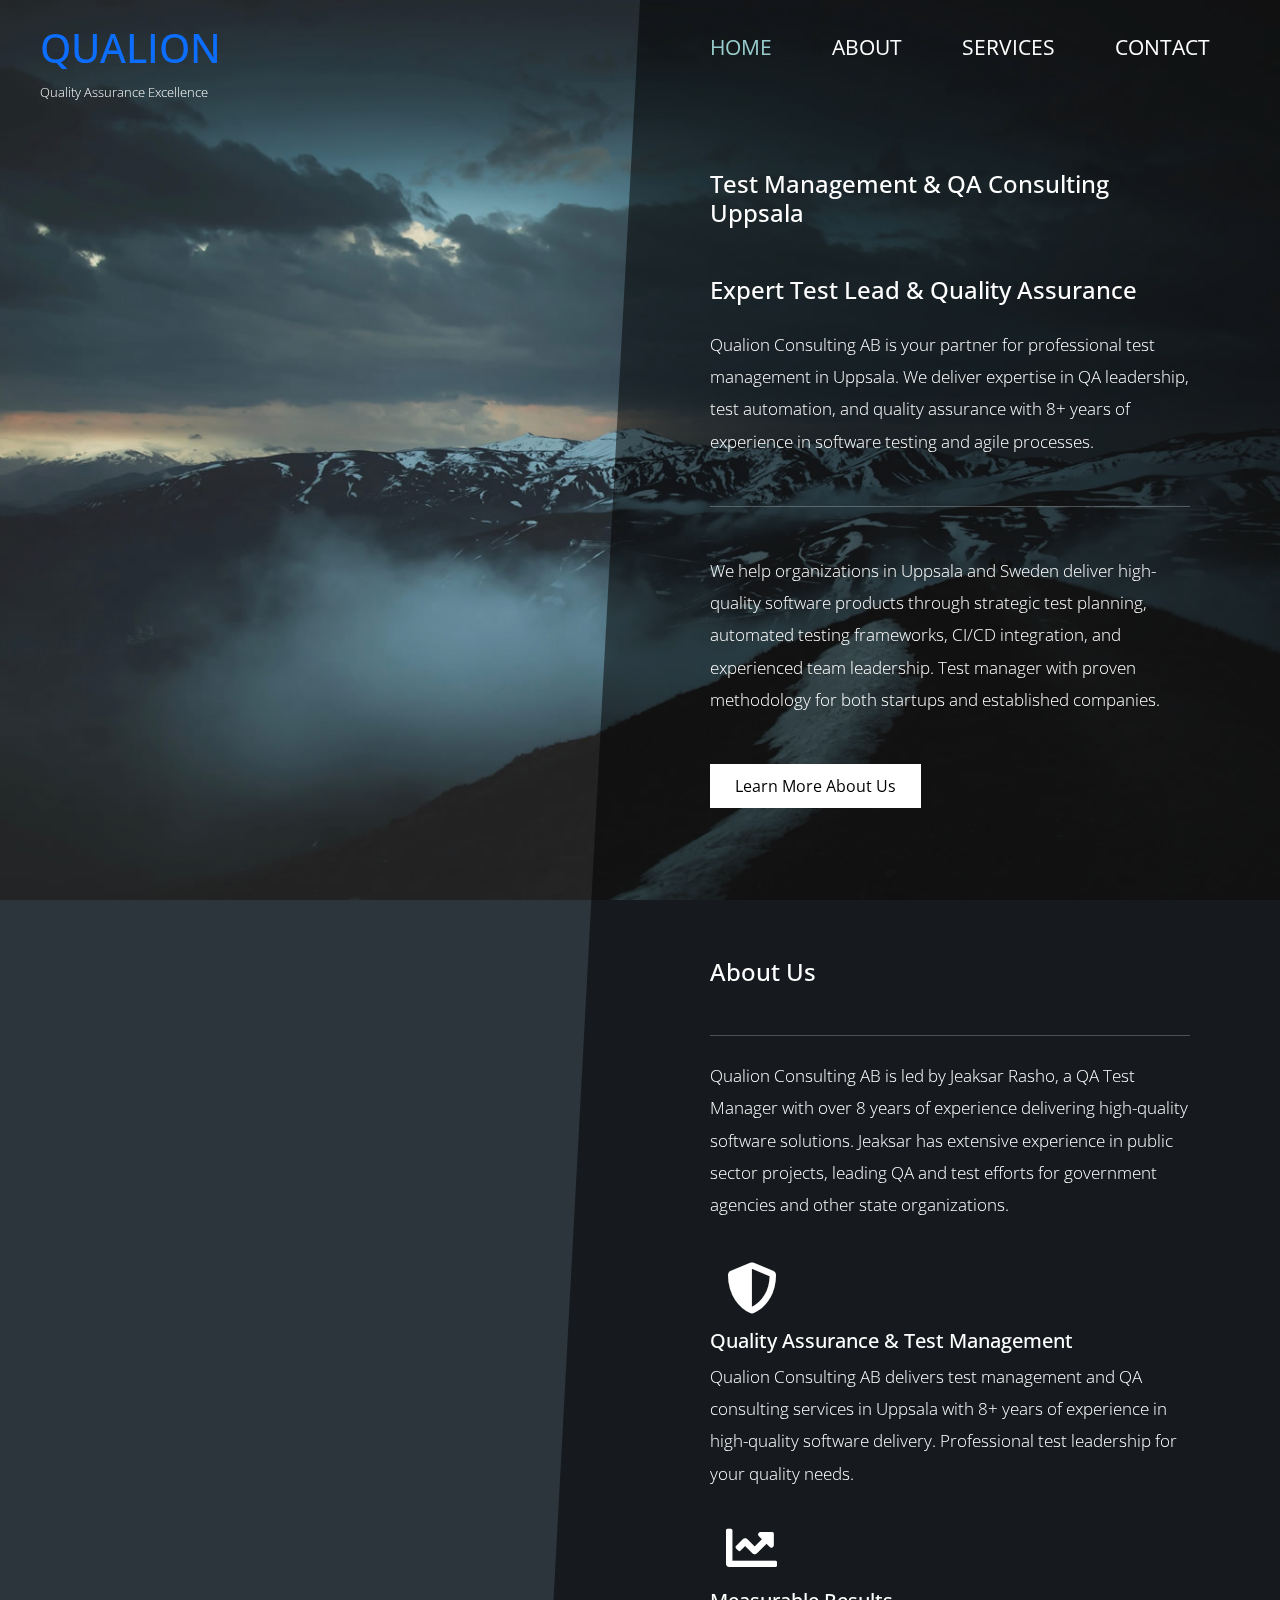
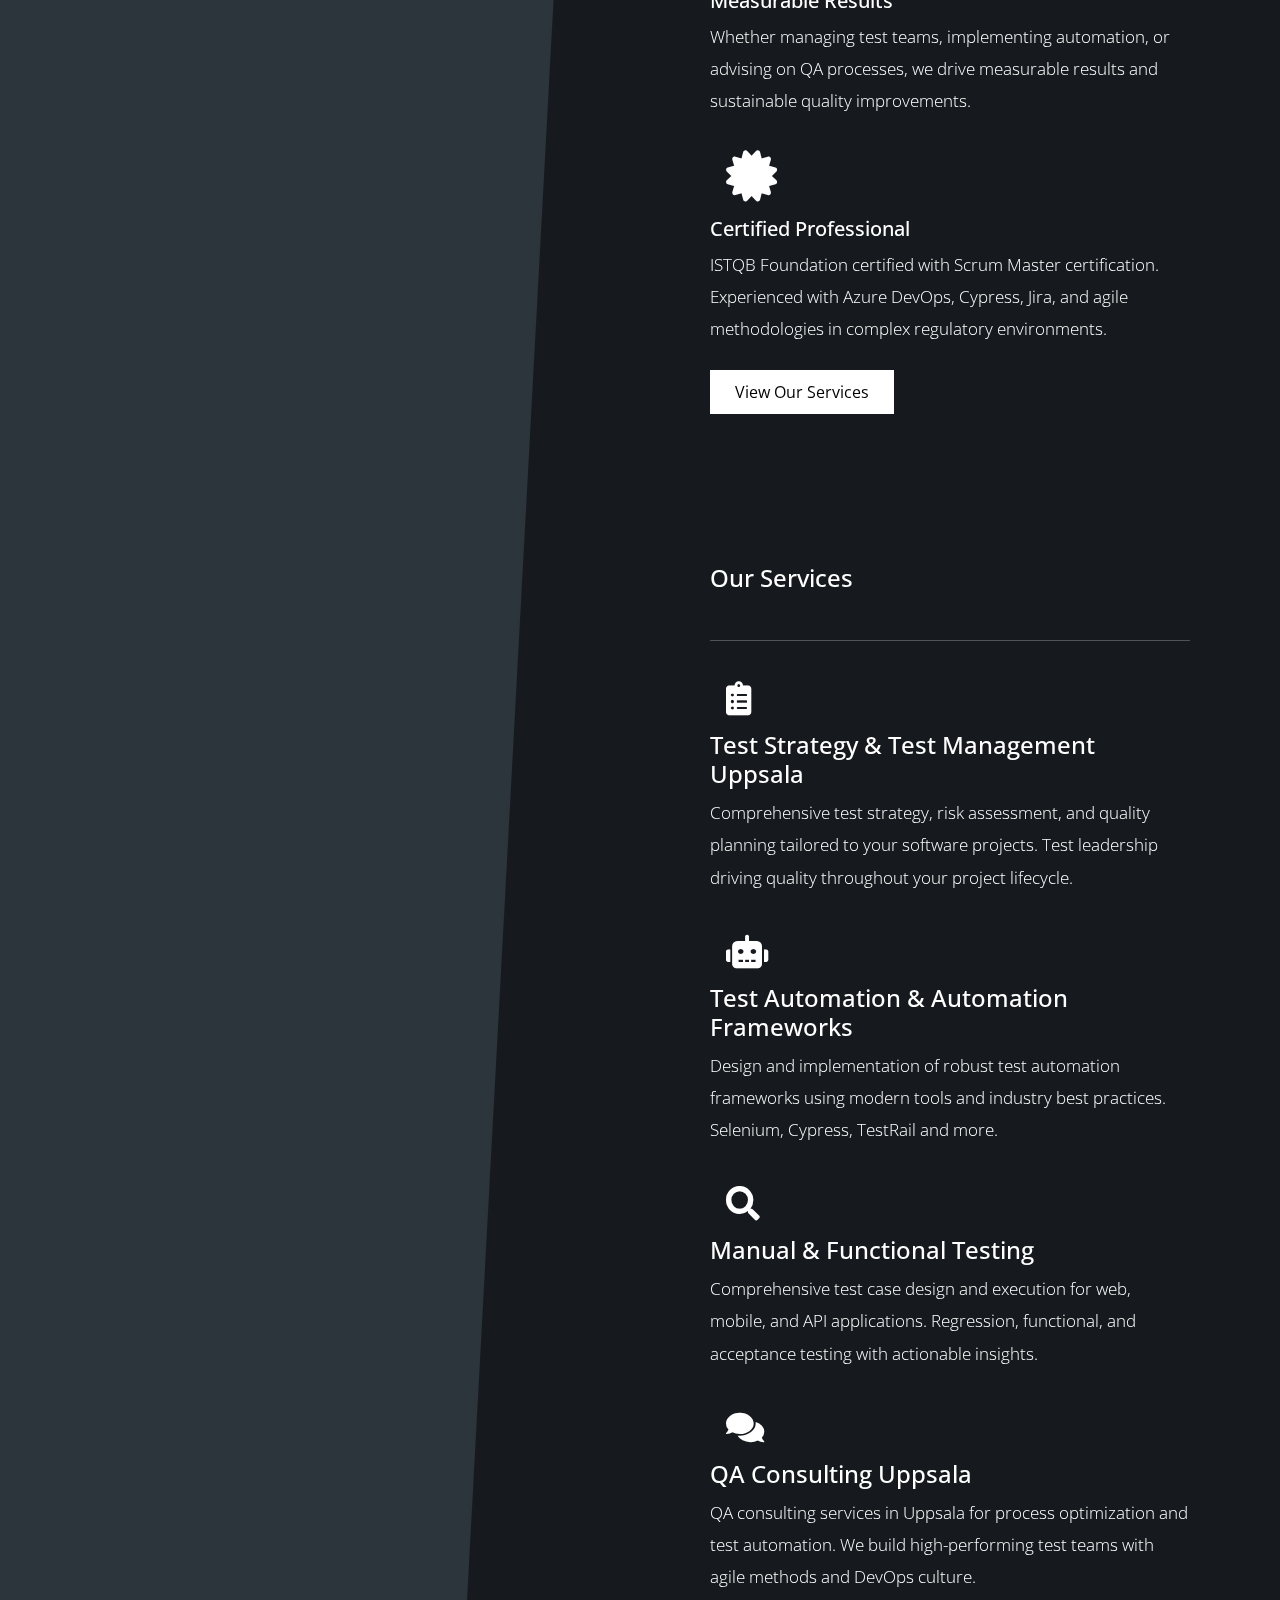
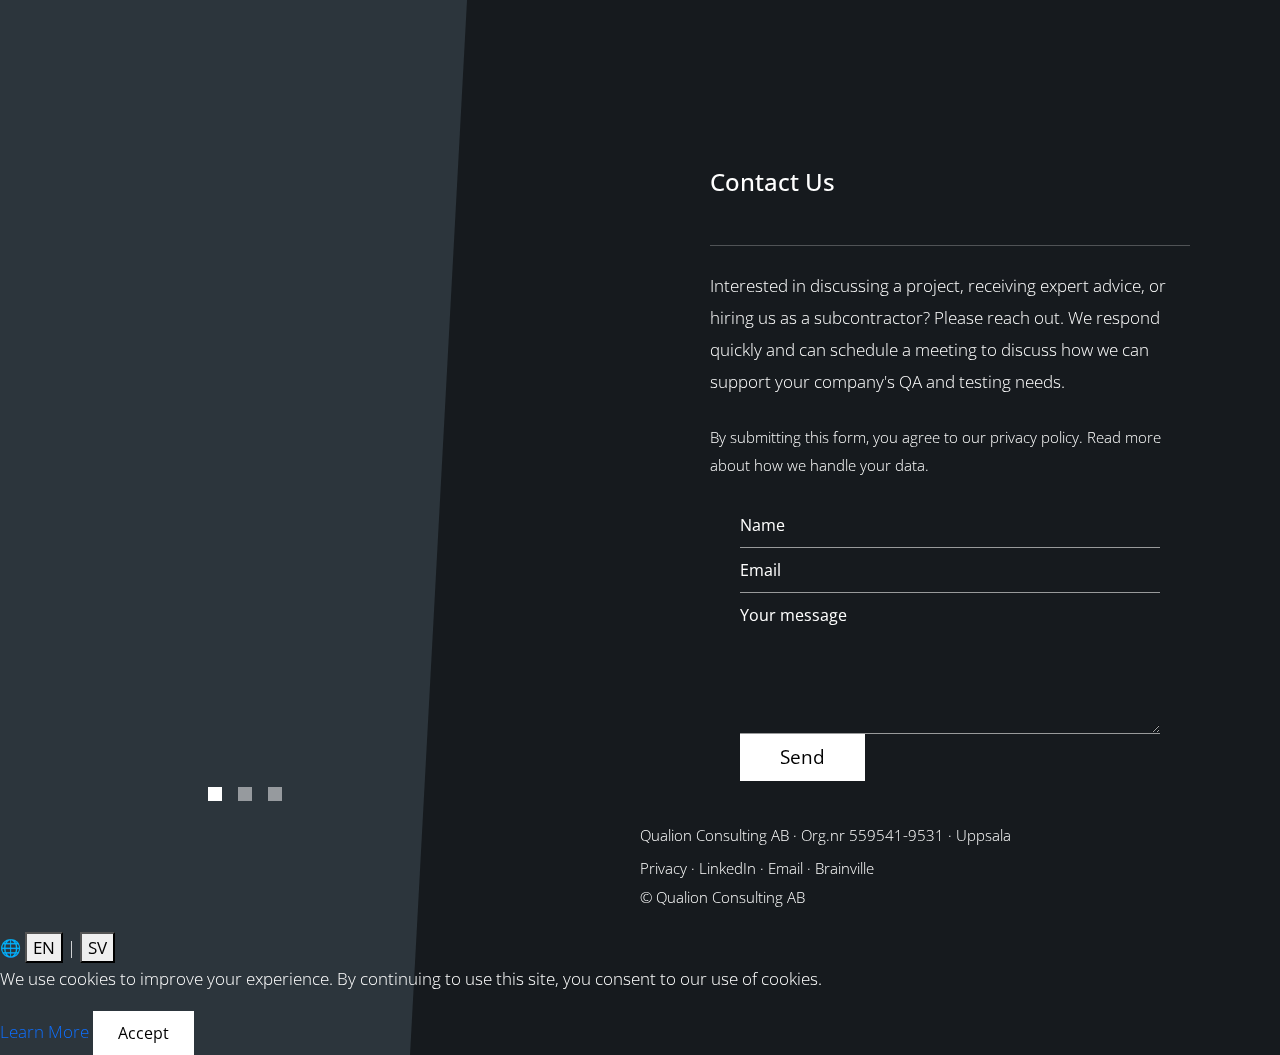
<file: index.html>
<!DOCTYPE html>
<html lang="en">

<head>
    <meta charset="UTF-8">
    <meta name="viewport" content="width=device-width, initial-scale=1.0">
    <meta http-equiv="X-UA-Compatible" content="ie=edge">
    <meta name="format-detection" content="telephone=no">
    <meta name="description" content="Qualion - Senior testledare & QA konsult Uppsala. 8+ års erfarenhet av testledning, testautomation och kvalitetssäkring. Kontakta oss idag!">
    <meta name="keywords" content="qualion, qualion consulting, qualion uppsala, testledning uppsala, testledare uppsala, senior testledare uppsala, test lead uppsala, test manager uppsala, qa konsult uppsala, qa manager uppsala, kvalitetssäkring uppsala, mjukvarutestning uppsala, testautomation uppsala, qa test lead sweden, software testing uppsala, test automation consultant, ci/cd integration, agil testning, kvalitetskonsult, qa tjänster uppsala, erfaren testledare, testchef uppsala, lead tester uppsala, testkoordinator uppsala">
    <meta name="author" content="Qualion Consulting AB">
    <meta name="robots" content="index, follow">
    <meta name="language" content="sv, en">
    <meta name="geo.region" content="SE-C">
    <meta name="geo.placename" content="Uppsala">
    <meta name="geo.position" content="59.8586;17.6389">
    <meta name="ICBM" content="59.8586, 17.6389">
    
    <!-- Open Graph Meta Tags -->
    <meta property="og:title" content="Qualion | Senior Testledare Uppsala | QA & Testledning">
    <meta property="og:description" content="Qualion - Expert testledning och QA konsult i Uppsala. 8+ års erfarenhet av testautomation och kvalitetssäkring.">
    <meta property="og:type" content="website">
    <meta property="og:url" content="https://www.qualion.se">
    <meta property="og:image" content="https://www.qualion.se/images/qualion-logo.png">
    <meta property="og:locale" content="sv_SE">
    <meta property="og:site_name" content="Qualion Consulting AB">
    
    <!-- Twitter Card Meta Tags -->
    <meta name="twitter:card" content="summary_large_image">
    <meta name="twitter:title" content="Qualion | QA Test Lead Uppsala">
    <meta name="twitter:description" content="Qualion - Expert testledning och QA konsult i Uppsala. Kvalitetssäkring, testautomation och CI/CD integration.">
    <meta name="twitter:image" content="https://www.qualion.se/images/qualion-logo.png">
    
    <title>Qualion | Senior Testledare Uppsala | QA & Testledning</title>
    <link rel="canonical" href="https://www.qualion.se">
    <link rel="icon" type="image/png" sizes="32x32" href="images/Qualion-logo-new/profile-black-text.png">
    <link rel="icon" type="image/png" sizes="16x16" href="images/Qualion-logo-new/profile-black-text.png">
    <link rel="apple-touch-icon" sizes="180x180" href="images/Qualion-logo-new/profile-black-text.png">
    <link href="https://fonts.googleapis.com/css?family=Open+Sans:300,400" rel="stylesheet" />
    <link href="css/bootstrap.min.css" rel="stylesheet" />
    <link href="fontawesome/css/all.min.css" rel="stylesheet" />
    <link href="css/templatemo-diagoona.css" rel="stylesheet" />
    
    <!-- Structured Data (Schema.org) -->
    <script type="application/ld+json">
    [
      {
        "@context": "https://schema.org",
        "@type": "LocalBusiness",
        "@id": "https://www.qualion.se/#organization",
        "name": "Qualion Consulting AB",
        "legalName": "Qualion Consulting AB",
        "description": "Expert QA Test Lead och kvalitetssäkring i Uppsala, Sverige. Testledning, testautomation och CI/CD integration.",
        "url": "https://www.qualion.se",
        "logo": "https://www.qualion.se/images/qualion-logo.png",
        "image": "https://www.qualion.se/images/qualion-logo.png",
        "telephone": "+46-XXX-XXXXXX",
        "email": "info@qualion.se",
        "foundingDate": "2025",
        "taxID": "559541-9531",
        "vatID": "SE559541953101",
        "address": {
          "@type": "PostalAddress",
          "addressLocality": "Uppsala",
          "addressRegion": "Uppsala län",
          "postalCode": "754 44",
          "addressCountry": "SE"
        },
        "geo": {
          "@type": "GeoCoordinates",
          "latitude": "59.8586",
          "longitude": "17.6389"
        },
        "areaServed": [
          {
            "@type": "City",
            "name": "Uppsala",
            "addressCountry": "SE"
          },
          {
            "@type": "Country",
            "name": "Sweden"
          }
        ],
        "priceRange": "$$$",
        "currenciesAccepted": "SEK",
        "paymentAccepted": "Invoice, Bank Transfer",
        "openingHours": "Mo-Fr 09:00-17:00",
        "hasOfferCatalog": {
          "@type": "OfferCatalog",
          "name": "QA & Test Services",
          "itemListElement": [
            {
              "@type": "Offer",
              "itemOffered": {
                "@type": "Service",
                "name": "Test Management",
                "description": "Professional test leadership and QA management services"
              }
            },
            {
              "@type": "Offer",
              "itemOffered": {
                "@type": "Service",
                "name": "Test Automation",
                "description": "Automated testing frameworks and CI/CD integration"
              }
            },
            {
              "@type": "Offer",
              "itemOffered": {
                "@type": "Service",
                "name": "QA Consulting",
                "description": "Quality assurance consulting and process optimization"
              }
            }
          ]
        },
        "sameAs": [
          "https://www.linkedin.com/in/jeaksar/",
          "https://www.brainville.com/SE/QualionConsulting"
        ]
      },
      {
        "@context": "https://schema.org",
        "@type": "Organization",
        "@id": "https://www.qualion.se/#organization",
        "name": "Qualion Consulting AB",
        "alternateName": "Qualion",
        "legalName": "Qualion Consulting AB",
        "url": "https://www.qualion.se",
        "logo": {
          "@type": "ImageObject",
          "url": "https://www.qualion.se/images/qualion-logo.png"
        },
        "foundingDate": "2025",
        "founders": [
          {
            "@type": "Person",
            "name": "Jeaksar Rasho",
            "jobTitle": "QA Test Manager & Founder",
            "sameAs": "https://www.linkedin.com/in/jeaksar/"
          }
        ],
        "address": {
          "@type": "PostalAddress",
          "addressLocality": "Uppsala",
          "addressRegion": "Uppsala län",
          "addressCountry": "SE"
        },
        "contactPoint": {
          "@type": "ContactPoint",
          "telephone": "+46-XXX-XXXXXX",
          "contactType": "Customer Service",
          "email": "info@qualion.se",
          "availableLanguage": ["Swedish", "English"],
          "areaServed": "SE"
        },
        "sameAs": [
          "https://www.linkedin.com/in/jeaksar/",
          "https://www.brainville.com/SE/QualionConsulting"
        ]
      },
      {
        "@context": "https://schema.org",
        "@type": "WebSite",
        "@id": "https://www.qualion.se/#website",
        "url": "https://www.qualion.se",
        "name": "Qualion Consulting AB",
        "description": "QA Test Lead and Quality Assurance Consulting in Uppsala, Sweden",
        "publisher": {
          "@id": "https://www.qualion.se/#organization"
        },
        "inLanguage": ["en", "sv"]
      }
    ]
    </script>
</head>

<body>
    <div class="tm-container">
        <div>
            <div class="tm-row pt-4">
                <div class="tm-col-left">
                    <div class="tm-site-header media">
                        <div class="media-body tm-site-header-centered">
                            <h1 class="tm-sitename text-uppercase"><a href="#home" class="tm-sitename-link">Qualion</a></h1>
                            <p class="tm-slogan" data-en="Quality Assurance Excellence" data-sv="Kvalitetssäkring i framkant">Quality Assurance Excellence</p>
                        </div>
                    </div>
                </div>
                <div class="tm-col-right">
                    <nav class="navbar navbar-expand-lg" id="tm-main-nav">
                        <button class="navbar-toggler toggler-example mr-0 ml-auto" type="button"
                            data-toggle="collapse" data-target="#navbar-nav"
                            aria-controls="navbar-nav" aria-expanded="false" aria-label="Toggle navigation">
                            <span><i class="fas fa-bars"></i></span>
                        </button>
                        <div class="collapse navbar-collapse tm-nav" id="navbar-nav">
                            <ul class="navbar-nav text-uppercase">
                                <li class="nav-item active">
                                    <a class="nav-link tm-nav-link" href="#home" data-en="Home" data-sv="Hem">Home <span class="sr-only">(current)</span></a>
                                </li>
                                <li class="nav-item">
                                    <a class="nav-link tm-nav-link" href="#about" data-en="About" data-sv="Om&nbsp;oss">About</a>
                                </li>
                                <li class="nav-item">
                                    <a class="nav-link tm-nav-link" href="#services" data-en="Services" data-sv="Tjänster">Services</a>
                                </li>
                                <li class="nav-item">
                                    <a class="nav-link tm-nav-link" href="#contact" data-en="Contact" data-sv="Kontakt">Contact</a>
                                </li>
                            </ul>
                        </div>
                    </nav>
                </div>
            </div>
            
            <div class="tm-row" id="home">
                <div class="tm-col-left"></div>
                <main class="tm-col-right">
                    <section class="tm-content">
                        <h1 class="mb-5 tm-content-title" data-en="Test Management & QA Consulting Uppsala" data-sv="Testledning och QA-konsulttjänster i Uppsala">Test Management & QA Consulting Uppsala</h1>
                        <h2 class="h4 mb-4" data-en="Expert Test Lead & Quality Assurance" data-sv="Expert inom testledning och kvalitetssäkring">Expert Test Lead & Quality Assurance</h2>
                        <p class="mb-5" data-en="Qualion Consulting AB is your partner for professional test management in Uppsala. We deliver expertise in QA leadership, test automation, and quality assurance with 8+ years of experience in software testing and agile processes." data-sv="Qualion Consulting AB är din partner för professionell testledning i Uppsala. Som erfaren testledare erbjuder vi expertis inom kvalitetsledning, testautomation och kvalitetssäkring, med över 8 års erfarenhet av mjukvarutestning och agila arbetsmetoder.">Qualion Consulting AB is your partner for professional test management in Uppsala. We deliver expertise in QA leadership, test automation, and quality assurance with 8+ years of experience in software testing and agile processes.</p>
                        <hr class="mb-5">
                        <p class="mb-5" data-en="We help organizations in Uppsala and Sweden deliver high-quality software products through strategic test planning, automated testing frameworks, CI/CD integration, and experienced team leadership. Test manager with proven methodology for both startups and established companies." data-sv="Vi hjälper organisationer i Uppsala och Sverige att leverera mjukvaruprodukter av hög kvalitet genom strategisk testplanering, automatiserade testramverk, CI/CD-integration och erfaren teamledning. Testledning med beprövade metoder för både nystartade och etablerade företag.">We help organizations in Uppsala and Sweden deliver high-quality software products through strategic test planning, automated testing frameworks, CI/CD integration, and experienced team leadership. Test manager with proven methodology for both startups and established companies.</p>
                        <a href="#about" class="btn btn-primary" data-en="Learn More About Us" data-sv="Läs mer om oss">Learn More About Us</a>
                    </section>
                </main>
            </div>

            <div class="tm-row" id="about" style="margin-top: 100px;">
                <div class="tm-col-left"></div>
                <main class="tm-col-right">
                    <section class="tm-content tm-about">
                        <h2 class="mb-5 tm-content-title" data-en="About Us" data-sv="Om&nbsp;oss">About Us</h2>
                        <hr class="mb-4">
                        <p class="mb-4" data-en="Qualion Consulting AB is led by Jeaksar Rasho, a QA Test Manager with over 8 years of experience delivering high-quality software solutions. Jeaksar has extensive experience in public sector projects, leading QA and test efforts for government agencies and other state organizations." data-sv="Qualion Consulting AB leds av Jeaksar Rasho, senior testledare och QA-manager med över 8 års erfarenhet av att leverera högkvalitativa mjukvarulösningar. Jeaksar har omfattande erfarenhet av projekt inom offentlig sektor och har lett kvalitetsarbete och testverksamhet för myndigheter och andra statliga organisationer.">Qualion Consulting AB is led by Jeaksar Rasho, a QA Test Manager with over 8 years of experience delivering high-quality software solutions. Jeaksar has extensive experience in public sector projects, leading QA and test efforts for government agencies and other state organizations.</p>
                        <div class="media my-3">
                            <i class="fas fa-shield-alt fa-3x p-3 mr-4"></i>
                            <div class="media-body">
                                <h3 class="h5" data-en="Quality Assurance & Test Management" data-sv="Kvalitetssäkring och testledning">Quality Assurance & Test Management</h3>
                                <p data-en="Qualion Consulting AB delivers test management and QA consulting services in Uppsala with 8+ years of experience in high-quality software delivery. Professional test leadership for your quality needs." data-sv="Qualion Consulting AB levererar testledning och konsulttjänster inom kvalitetssäkring i Uppsala med 8+ års erfarenhet av högkvalitativ mjukvaruleverans. Professionell testledning för era kvalitetsbehov.">Qualion Consulting AB delivers test management and QA consulting services in Uppsala with 8+ years of experience in high-quality software delivery. Professional test leadership for your quality needs.</p>
                            </div>
                        </div>
                        <div class="media my-3">
                            <i class="fas fa-chart-line fa-3x p-3 mr-4"></i>
                            <div class="media-body">
                                <h3 class="h5" data-en="Measurable Results" data-sv="Mätbara resultat">Measurable Results</h3>
                                <p data-en="Whether managing test teams, implementing automation, or advising on QA processes, we drive measurable results and sustainable quality improvements." data-sv="Oavsett om vi leder testteam, implementerar automation eller rådger om kvalitetsprocesser, driver vi mätbara resultat och hållbara kvalitetsförbättringar.">Whether managing test teams, implementing automation, or advising on QA processes, we drive measurable results and sustainable quality improvements.</p>
                            </div>
                        </div>
                        <div class="media my-3">
                            <i class="fas fa-certificate fa-3x p-3 mr-4"></i>
                            <div class="media-body">
                                <h3 class="h5" data-en="Certified Professional" data-sv="Certifierad expert">Certified Professional</h3>
                                <p data-en="ISTQB Foundation certified with Scrum Master certification. Experienced with Azure DevOps, Cypress, Jira, and agile methodologies in complex regulatory environments." data-sv="ISTQB Foundation-certifierad med Scrum Master-certifiering. Erfaren med Azure DevOps, Cypress, Jira och agila metoder i komplexa regulatoriska miljöer.">ISTQB Foundation certified with Scrum Master certification. Experienced with Azure DevOps, Cypress, Jira, and agile methodologies in complex regulatory environments.</p>
                            </div>
                        </div>
                        <div class="mt-4">
                            <a href="#services" class="btn btn-primary" data-en="View Our Services" data-sv="Se våra tjänster">View Our Services</a>
                        </div>
                    </section>
                </main>
            </div>

            <div class="tm-row" id="services" style="margin-top: 100px;">
                <div class="tm-col-left"></div>
                <main class="tm-col-right">
                    <section class="tm-content">
                        <h2 class="mb-5 tm-content-title" data-en="Our Services" data-sv="Våra tjänster">Our Services</h2>
                        <hr class="mb-4">

                        <div class="media my-4">
                            <i class="fas fa-clipboard-list fa-2x p-3 mr-4"></i>
                            <div class="media-body">
                                <h3 class="h4" data-en="Test Strategy & Test Management Uppsala" data-sv="Teststrategi & testledning i Uppsala">Test Strategy & Test Management Uppsala</h3>
                                <p data-en="Comprehensive test strategy, risk assessment, and quality planning tailored to your software projects. Test leadership driving quality throughout your project lifecycle." data-sv="Omfattande teststrategi, riskbedömning och kvalitetsplanering anpassad för era mjukvaruprojekt. Testledning som driver kvalitet genom hela projektet.">Comprehensive test strategy, risk assessment, and quality planning tailored to your software projects. Test leadership driving quality throughout your project lifecycle.</p>
                            </div>
                        </div>

                        <div class="media my-4">
                            <i class="fas fa-robot fa-2x p-3 mr-4"></i>
                            <div class="media-body">
                                <h3 class="h4" data-en="Test Automation & Automation Frameworks" data-sv="Testautomation och automationsramverk">Test Automation & Automation Frameworks</h3>
                                <p data-en="Design and implementation of robust test automation frameworks using modern tools and industry best practices. Selenium, Cypress, TestRail and more." data-sv="Vi designar och implementerar robusta testautomationsramverk med moderna verktyg och branschledande metoder. Selenium, Cypress, TestRail och mer.">Design and implementation of robust test automation frameworks using modern tools and industry best practices. Selenium, Cypress, TestRail and more.</p>
                            </div>
                        </div>

                        <div class="media my-4">
                            <i class="fas fa-search fa-2x p-3 mr-4"></i>
                            <div class="media-body">
                                <h3 class="h4" data-en="Manual & Functional Testing" data-sv="Manuell och funktionell testning">Manual & Functional Testing</h3>
                                <p data-en="Comprehensive test case design and execution for web, mobile, and API applications. Regression, functional, and acceptance testing with actionable insights." data-sv="Omfattande design och utförande av testfall för webb-, mobil- och API-applikationer. Regressions-, funktions- och acceptanstester med åtgärdsbara insikter.">Comprehensive test case design and execution for web, mobile, and API applications. Regression, functional, and acceptance testing with actionable insights.</p>
                            </div>
                        </div>

                        <div class="media my-4">
                            <i class="fas fa-comments fa-2x p-3 mr-4"></i>
                            <div class="media-body">
                                <h3 class="h4" data-en="QA Consulting Uppsala" data-sv="QA-konsulttjänster i Uppsala">QA Consulting Uppsala</h3>
                                <p data-en="QA consulting services in Uppsala for process optimization and test automation. We build high-performing test teams with agile methods and DevOps culture." data-sv="Konsulttjänster inom kvalitetssäkring i Uppsala för processoptimering och testautomation. Vi bygger högpresterande testteam med agila arbetsmetoder och DevOps-kultur.">QA consulting services in Uppsala for process optimization and test automation. We build high-performing test teams with agile methods and DevOps culture.</p>
                            </div>
                        </div>
                    </section>
                </main>
            </div>

            <div class="tm-row" id="contact" style="margin-top: 100px;">
                <div class="tm-col-left"></div>
                <main class="tm-col-right">
                    <section class="tm-content">
                        <h2 class="mb-5 tm-content-title" data-en="Contact Us" data-sv="Kontakt">Contact Us</h2>
                        <hr class="mb-4">
                        <p class="mb-4" data-en="Interested in discussing a project, receiving expert advice, or hiring us as a subcontractor? Please reach out. We respond quickly and can schedule a meeting to discuss how we can support your company's QA and testing needs." data-sv="Intresserad av att diskutera ett projekt, få expertrådgivning eller anlita oss som underleverantör? Kontakta oss gärna. Vi svarar snabbt och kan boka ett möte för att diskutera hur vi kan stödja ert företags QA- och testbehov.">Interested in discussing a project, receiving expert advice, or hiring us as a subcontractor? Please reach out. We respond quickly and can schedule a meeting to discuss how we can support your company's QA and testing needs.</p>
                        <p class="mb-4 small" data-en="By submitting this form, you agree to our privacy policy. Read more about how we handle your data." data-sv="Genom att skicka detta formulär godkänner du vår integritetspolicy. Läs mer om hur vi hanterar dina uppgifter.">By submitting this form, you agree to our <a href="privacy.html" class="tm-text-link">privacy policy</a>. Read more about how we handle your data.</p>
                        <div class="tm-contact">
                            <form name="contact" method="POST" data-netlify="true" class="tm-contact-form">
                                <div class="form-group">
                                    <input type="text" name="name" class="form-control" data-en-placeholder="Name" data-sv-placeholder="Namn" placeholder="Name" required>
                                </div>
                                <div class="form-group">
                                    <input type="email" name="email" class="form-control" data-en-placeholder="Email" data-sv-placeholder="E-post" placeholder="Email" required>
                                </div>
                                <div class="form-group">
                                    <textarea rows="5" name="message" class="form-control" data-en-placeholder="Your message" data-sv-placeholder="Ditt meddelande" placeholder="Your message" required></textarea>
                                </div>
                                <div class="form-group text-right">
                                    <button type="submit" class="btn btn-primary btn-big" data-en="Send" data-sv="Skicka">Send</button>
                                </div>
                            </form>
                        </div>
                    </section>
                </main>
            </div>
        </div>        

        <div class="tm-row">
            <div class="tm-col-left text-center">
                <ul class="tm-bg-controls-wrapper">
                    <li class="tm-bg-control active" data-id="0"></li>
                    <li class="tm-bg-control" data-id="1"></li>
                    <li class="tm-bg-control" data-id="2"></li>
                </ul>
            </div>
            <div class="tm-col-right tm-col-footer">
                <footer class="tm-site-footer text-right">
                    <p class="mb-1 tm-footer-company">Qualion Consulting AB &middot; Org.nr <span class="x-non-number">559541-9531</span> &middot; Uppsala</p>
                    <p class="mb-0 tm-footer-links">
                        <a href="privacy.html" class="tm-text-link" data-en="Privacy" data-sv="Integritet">Privacy</a>
                        <span class="tm-footer-sep">&middot;</span>
                        <a href="https://www.linkedin.com/in/jeaksar/" target="_blank" rel="noopener noreferrer" class="tm-text-link">LinkedIn</a>
                        <span class="tm-footer-sep">&middot;</span>
                        <a href="mailto:info@qualion.se" class="tm-text-link" data-en="Email" data-sv="E-post">Email</a>
                        <span class="tm-footer-sep">&middot;</span>
                        <a href="https://www.brainville.com/SE/QualionConsulting" target="_blank" rel="noopener noreferrer" class="tm-text-link">Brainville</a>
                    </p>
                    <p class="mb-0 tm-footer-copyright">&copy; <span id="copyright-year"></span> Qualion Consulting AB</p>
                </footer>
            </div>
        </div>

        <!-- Language Toggle (discreet corner) -->
        <div class="tm-lang-toggle-corner" title="Select Language / Välj Språk">
            <span class="tm-lang-icon">🌐</span>
            <button class="tm-lang-btn active" data-lang="en" title="Switch to English">EN</button>
            <span class="tm-lang-separator">|</span>
            <button class="tm-lang-btn" data-lang="sv" title="Byt till Svenska">SV</button>
        </div>

        <!-- Diagonal background design -->
        <div class="tm-bg">
            <div class="tm-bg-left"></div>
            <div class="tm-bg-right"></div>
        </div>
    </div>

    <!-- Cookie Consent Banner -->
    <div id="cookie-consent" class="tm-cookie-banner" style="display: none;">
        <div class="tm-cookie-content">
            <p data-en="We use cookies to improve your experience. By continuing to use this site, you consent to our use of cookies." data-sv="Vi använder cookies för att förbättra din upplevelse. Genom att fortsätta använda denna webbplats godkänner du vår användning av cookies.">We use cookies to improve your experience. By continuing to use this site, you consent to our use of cookies.</p>
            <div class="tm-cookie-buttons">
                <a href="privacy.html" class="tm-cookie-link" data-en="Learn More" data-sv="Läs Mer">Learn More</a>
                <button id="cookie-accept" class="btn btn-primary" data-en="Accept" data-sv="Acceptera">Accept</button>
            </div>
        </div>
    </div>

    <script src="js/jquery.min.js"></script>
    <script src="js/bootstrap.min.js"></script>
    <script src="js/jquery.backstretch.min.js"></script>
    <script src="js/templatemo-script.js"></script>
</body>
</html>
</file>
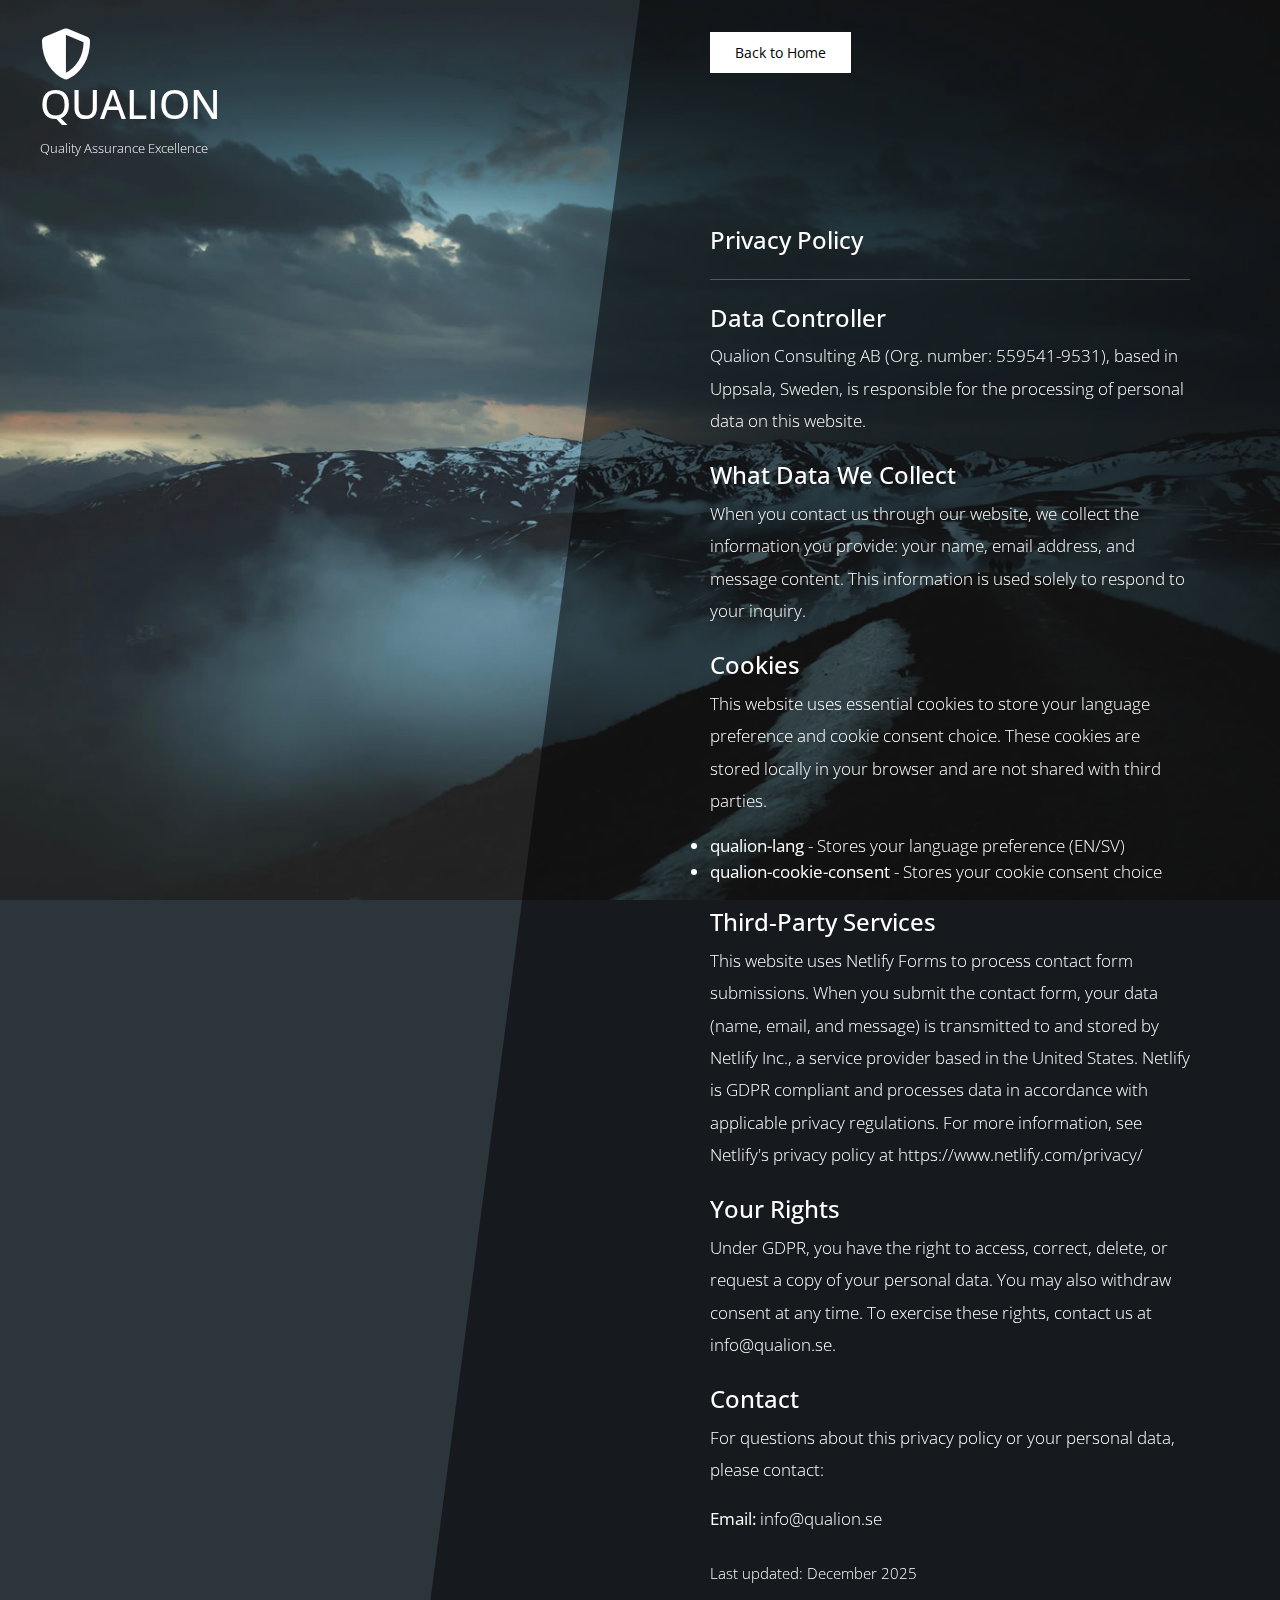
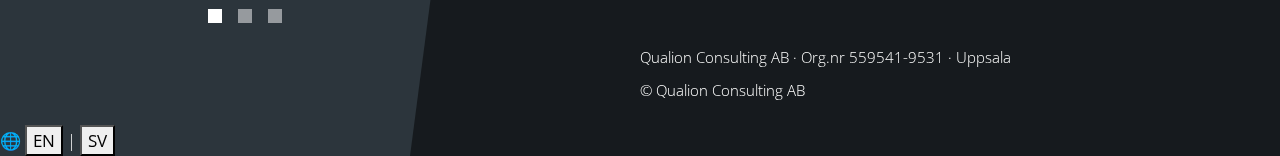
<file: privacy.html>
<!DOCTYPE html>
<html lang="en">

<head>
    <meta charset="UTF-8">
    <meta name="viewport" content="width=device-width, initial-scale=1.0">
    <meta http-equiv="X-UA-Compatible" content="ie=edge">
    <meta name="format-detection" content="telephone=no">
    <meta name="description" content="Qualion Consulting AB - Privacy Policy and Cookie Information">
    <meta name="author" content="Qualion Consulting AB">
    <title>Privacy Policy - Qualion Consulting AB</title>
    <link rel="icon" type="image/png" href="images/Qualion-logo-new/profile-black-text.png">
    <link href="https://fonts.googleapis.com/css?family=Open+Sans:300,400" rel="stylesheet" />
    <link href="css/bootstrap.min.css" rel="stylesheet" />
    <link href="fontawesome/css/all.min.css" rel="stylesheet" />
    <link href="css/templatemo-diagoona.css" rel="stylesheet" />
</head>

<body>
    <div class="tm-container">
        <div>
            <div class="tm-row pt-4">
                <div class="tm-col-left">
                    <div class="tm-site-header media">
                        <i class="fas fa-shield-alt fa-3x mt-1 tm-logo"></i>
                        <div class="media-body">
                            <h1 class="tm-sitename text-uppercase">Qualion</h1>
                            <p class="tm-slogan" data-en="Quality Assurance Excellence" data-sv="Kvalitetssäkring i framkant">Quality Assurance Excellence</p>
                        </div>
                    </div>
                </div>
                <div class="tm-col-right">
                    <nav class="navbar navbar-expand-lg" id="tm-main-nav">
                        <a href="index.html" class="btn btn-primary btn-sm" style="margin-right: 15px;" data-en="Back to Home" data-sv="Tillbaka">Back to Home</a>
                    </nav>
                </div>
            </div>

            <div class="tm-row" id="privacy">
                <div class="tm-col-left"></div>
                <main class="tm-col-right">
                    <section class="tm-content tm-privacy-content">
                        <h2 class="mb-4 tm-content-title" data-en="Privacy Policy" data-sv="Integritetspolicy">Privacy Policy</h2>
                        <hr class="mb-4">

                        <div class="tm-privacy-section mb-4">
                            <h4 data-en="Data Controller" data-sv="Personuppgiftsansvarig">Data Controller</h4>
                            <p data-en="Qualion Consulting AB (Org. number: 559541-9531), based in Uppsala, Sweden, is responsible for the processing of personal data on this website." data-sv='Qualion Consulting AB (Org.nr: 559541-9531), baserat i Uppsala, Sverige, är ansvarig för behandlingen av personuppgifter på denna webbplats.'>Qualion Consulting AB (Org. number: 559541-9531), based in Uppsala, Sweden, is responsible for the processing of personal data on this website.</p>
                        </div>

                        <div class="tm-privacy-section mb-4">
                            <h4 data-en="What Data We Collect" data-sv="Vilka uppgifter vi samlar in">What Data We Collect</h4>
                            <p data-en="When you contact us through our website, we collect the information you provide: your name, email address, and message content. This information is used solely to respond to your inquiry." data-sv="När du kontaktar oss via vår webbplats samlar vi in den information du tillhandahåller: ditt namn, e-postadress och meddelandeinnehåll. Denna information används endast för att svara på din förfrågan.">When you contact us through our website, we collect the information you provide: your name, email address, and message content. This information is used solely to respond to your inquiry.</p>
                        </div>

                        <div class="tm-privacy-section mb-4">
                            <h4 data-en="Cookies" data-sv="Cookies">Cookies</h4>
                            <p data-en="This website uses essential cookies to store your language preference and cookie consent choice. These cookies are stored locally in your browser and are not shared with third parties." data-sv="Denna webbplats använder nödvändiga cookies för att lagra dina språkinställningar och ditt cookiesamtycke. Dessa cookies lagras lokalt i din webbläsare och delas inte med tredje part.">This website uses essential cookies to store your language preference and cookie consent choice. These cookies are stored locally in your browser and are not shared with third parties.</p>
                            <ul class="tm-cookie-list">
                                <li><strong>qualion-lang</strong> - <span data-en="Stores your language preference (EN/SV)" data-sv="Lagrar dina språkinställningar (EN/SV)">Stores your language preference (EN/SV)</span></li>
                                <li><strong>qualion-cookie-consent</strong> - <span data-en="Stores your cookie consent choice" data-sv="Lagrar ditt cookiesamtycke">Stores your cookie consent choice</span></li>
                            </ul>
                        </div>

                        <div class="tm-privacy-section mb-4">
                            <h4 data-en="Third-Party Services" data-sv="Tredjepartstjänster">Third-Party Services</h4>
                            <p data-en="This website uses Netlify Forms to process contact form submissions. When you submit the contact form, your data (name, email, and message) is transmitted to and stored by Netlify Inc., a service provider based in the United States. Netlify is GDPR compliant and processes data in accordance with applicable privacy regulations. For more information, see Netlify's privacy policy at https://www.netlify.com/privacy/" data-sv="Denna webbplats använder Netlify Forms för att hantera kontaktformulär. När du skickar kontaktformuläret överförs dina uppgifter (namn, e-post och meddelande) till och lagras av Netlify Inc., en tjänsteleverantör baserad i USA. Netlify är GDPR-kompatibel och behandlar data i enlighet med gällande integritetsregler. För mer information, se Netlifys integritetspolicy på https://www.netlify.com/privacy/">This website uses Netlify Forms to process contact form submissions. When you submit the contact form, your data (name, email, and message) is transmitted to and stored by Netlify Inc., a service provider based in the United States. Netlify is GDPR compliant and processes data in accordance with applicable privacy regulations. For more information, see <a href="https://www.netlify.com/privacy/" target="_blank" rel="noopener noreferrer" class="tm-text-link">Netlify's privacy policy</a>.</p>
                        </div>

                        <div class="tm-privacy-section mb-4">
                            <h4 data-en="Your Rights" data-sv="Dina rättigheter">Your Rights</h4>
                            <p data-en="Under GDPR, you have the right to access, correct, delete, or request a copy of your personal data. You may also withdraw consent at any time. To exercise these rights, contact us at info@qualion.se." data-sv="Enligt GDPR har du rätt att få tillgång till, korrigera, radera eller begära en kopia av dina personuppgifter. Du kan också när som helst återkalla ditt samtycke. För att utöva dessa rättigheter, kontakta oss på info@qualion.se.">Under GDPR, you have the right to access, correct, delete, or request a copy of your personal data. You may also withdraw consent at any time. To exercise these rights, contact us at info@qualion.se.</p>
                        </div>

                        <div class="tm-privacy-section mb-4">
                            <h4 data-en="Contact" data-sv="Kontakt">Contact</h4>
                            <p data-en="For questions about this privacy policy or your personal data, please contact:" data-sv="För frågor om denna integritetspolicy eller dina personuppgifter, vänligen kontakta:">For questions about this privacy policy or your personal data, please contact:</p>
                            <p><strong>Email:</strong> <a href="mailto:info@qualion.se" class="tm-text-link">info@qualion.se</a></p>
                        </div>

                        <div class="tm-privacy-section">
                            <p class="small" data-en="Last updated: December 2025" data-sv="Senast uppdaterad: december 2025">Last updated: December 2025</p>
                        </div>
                    </section>
                </main>
            </div>
        </div>

        <div class="tm-row">
            <div class="tm-col-left text-center">
                <ul class="tm-bg-controls-wrapper">
                    <li class="tm-bg-control active" data-id="0"></li>
                    <li class="tm-bg-control" data-id="1"></li>
                    <li class="tm-bg-control" data-id="2"></li>
                </ul>
            </div>
            <div class="tm-col-right tm-col-footer">
                <footer class="tm-site-footer text-right">
                    <p class="mb-1 tm-footer-company">Qualion Consulting AB &middot; Org.nr <span class="x-non-number">559541-9531</span> &middot; Uppsala</p>
                    <p class="mb-0 tm-footer-copyright">&copy; <span id="copyright-year"></span> Qualion Consulting AB</p>
                </footer>
            </div>
        </div>

        <!-- Language Toggle (discreet corner) -->
        <div class="tm-lang-toggle-corner" title="Select Language / Välj Språk">
            <span class="tm-lang-icon">🌐</span>
            <button class="tm-lang-btn active" data-lang="en" title="Switch to English">EN</button>
            <span class="tm-lang-separator">|</span>
            <button class="tm-lang-btn" data-lang="sv" title="Byt till Svenska">SV</button>
        </div>

        <!-- Diagonal background design -->
        <div class="tm-bg">
            <div class="tm-bg-left"></div>
            <div class="tm-bg-right"></div>
        </div>
    </div>

    <script src="js/jquery.min.js"></script>
    <script src="js/bootstrap.min.js"></script>
    <script src="js/jquery.backstretch.min.js"></script>
    <script src="js/templatemo-script.js"></script>
</body>
</html>
</file>
<file: css/templatemo-diagoona.css>
/*

TemplateMo 550 Diagoona

https://templatemo.com/tm-550-diagoona

*/

body {
    font-family: 'Open Sans', Arial, sans-serif;
    font-size: 17px;
    font-weight: 300;
    overflow-x: hidden;
    color: white;
    background-color: #2C353C;
}

a { 
    transition: all 0.3s ease; 
    text-decoration: none;
}

ul { padding: 0; }
a:hover { text-decoration: none; }
button:focus { outline: none; }
p { line-height: 1.9; }
.tm-logo { margin-right: 20px; }
.tm-slogan { font-size: 0.8rem; }

/* Navigation */
.navbar-toggler {
    padding: 8px 15px;
    border: 0;
    border-radius: 0;
    transform: skewX(-15deg);
    background-color: rgba(0,0,0,0.5);
    color: white;    
}

.navbar-toggler i { transform: skewX(15deg); }

.navbar-expand-lg {
    padding-left: 0;
    padding-right: 0;
}

.navbar-expand-lg .navbar-nav .nav-link { padding: 0; }

.navbar-expand-lg .navbar-nav .tm-nav-link {
    font-size: 1.3rem;
    font-weight: 400;
    color: white;    
    padding-bottom: 30px;    
}

.nav-item { margin-right: 60px; }

.nav-item:last-child { margin-right: 0; }

.nav-item.active .tm-nav-link,
.nav-item:hover .tm-nav-link {
    color: #9CC;
}

/* Page Background */
.tm-bg {
    position: absolute;
    left: 0;
    right: 0;
    width: 100%;
    height: 100%;
    display: flex;
    z-index: -1000;
}

.tm-bg-left,
.tm-bg-right {
    position: relative;
    width: 50%;
    height: 100%;
}

.tm-bg-right { background-color: rgba(0,0,0,0.5); }

.tm-bg-left {
    border-right: 230px solid rgba(0,0,0,0.5);
    border-top: 100vh solid transparent;
}

.tm-bg-controls-wrapper {
    display: inline-block;
    margin-left: -150px;
}

.tm-bg-control {
    display: inline-block;
    width: 14px;
    height: 14px;
    background-color: rgba(255,255,255,0.5);
    margin: 6px;
    cursor: pointer;
}

.tm-bg-control.active,
.tm-bg-control:hover {
    background-color: white;
}

.tm-container {
    width: 100%;
    height: 100%;
    min-height: 100vh;
    position: relative;
    display: flex;
    flex-direction: column;
    justify-content: space-between;  
}

.tm-row { display: flex; }

.tm-col-left {
    width: 50%;
    height: 100%;
    padding-left: 40px;  
    padding-right: 40px;
}

.tm-col-right {
    width: 50%;
    height: 100%;
    padding-left: 70px;
    padding-right: 70px;
}

.tm-content {
    max-width: 660px;
    margin-top: 50px;
    padding-right: 20px;
}

.tm-about { max-width: 525px; }

::-webkit-scrollbar {
    -webkit-appearance: none;
    width: 10px;
}
  
::-webkit-scrollbar-thumb {
    border-radius: 5px;
    background-color: rgba(255,255,255,.8);
    box-shadow: 0 0 1px rgba(255,255,255,.8);
}

.tm-content-title { font-size: 1.5rem; }
hr { border-top: 1px solid white; }

.btn {
    padding: 10px 25px;
    border-radius: 0;
}

.btn-big {
    padding: 9px 40px;
    font-size: 1.2rem;;
}

.btn-primary {
    background-color: white;
    color: black;
    border: 0;
}

.btn-primary:hover {
    background-color: #9CC;
    color: black;
}

.tm-site-footer {
    padding: 40px 0 20px;
    max-width: 660px;
    font-size: 0.95rem;
}

.tm-col-footer { padding-left: 0; }
.tm-text-link { color: white; }

.tm-text-link:hover,
.tm-text-link:focus {
    color: #9CC;
}

/* Service */ 
.tm-service-text { max-width: 365px; }
.tm-service-img { margin-right: 25px; }
.tm-service-img-r { margin-left: 25px; }

/* Contact */
.form-control,
textarea {    
    color: white;
    background-color: transparent;
    background-clip: padding-box;
    border: none;
    border-bottom: 1px solid #999A9B;
    border-radius: 0;
    transition: border-color 0.15s ease-in-out, box-shadow 0.15s ease-in-out;
    padding: 10px 0;
    font-family: 'Open Sans', Arial, sans-serif;
    font-size: 1rem;
    font-weight: 400;
    line-height: 1.5;
}

.form-control:focus {
    color: white;
    background-color: transparent;    
    box-shadow: none;
    border-color: #9CC;
    outline: none;
}

.mb-85 { margin-bottom: 85px; }
.tm-contact-main { max-width: 690px; }

.tm-contact {
    max-width: 420px;
    margin-left: auto;
    margin-right: auto;
}

.form-control::-webkit-input-placeholder { color: white; } /* Edge */  
.form-control:-ms-input-placeholder { color: white; } /* Internet Explorer 10-11 */  
.form-control::placeholder { color: white; }

@media (max-width: 1200px) {
    .nav-item { margin-right: 30px; }

    .tm-page-right {
        padding-left: 30px;
        padding-right: 30px;
    }
}

@media (max-width: 992px) {    
    .tm-nav {
        position: absolute;
        background: rgba(0, 0, 0, 0.8);
        color: white;
        top: 44px;
        right: 4px;
    }

    .navbar-expand-lg .navbar-nav .tm-nav-link {
        color: white;
        font-size: 1.1rem;
        padding: 13px 20px;
    }

    .nav-item { margin-right: 0; }

    .nav-item.active .tm-nav-link,
    .nav-item:hover .tm-nav-link {
        color: #9CC;
    }

    .tm-content { margin-top: 20px; }
    .tm-site-footer { padding-top: 40px; }
    .tm-col-left { width: 40%; }

    .tm-col-right {
        width: 60%;
        padding-left: 100px;
        padding-right: 30px;
    }
    
    .tm-col-footer { padding-left: 0; }
}

@media (max-width: 768px) {
    .tm-row { flex-direction: column; }

    .tm-col-left,
    .tm-col-right,
    .tm-bg-left,
    .tm-bg-right {
        width: 100%;
    }

    #tm-main-nav {
        position: fixed;
        top: 50px;
        right: 40px;
        padding-bottom: 0;
    }  
    
    .tm-bg { flex-direction: column; }

    .tm-bg-left {
        height: 200px;        
        border-bottom: 50px solid rgba(0,0,0,0.5);
        border-right: 0;
        border-top: 0;
    }

    .tm-bg-right { height: calc(100% - 200px); }

    .tm-bg-controls-wrapper {
        margin-left: 0;
        margin-top: 50px;
    }

    .tm-content {
        max-height: none;
        margin-top: 40px;
    }

    .tm-col-right {
        padding-top: 40px;
        padding-left: 30px;
    }

    .tm-col-footer {
        padding-left: 10px;
        padding-right: 10px;
    }
}

@media (max-width: 460px) {
    .tm-logo { margin-right: 15px; }
    .tm-sitename { font-size: 1.8rem; }
    .tm-slogon { font-size: 0.8rem; }
}

@media (max-width: 450px), (min-width: 768px) and (max-width: 830px), (min-width: 992px) and (max-width: 1040px) {
    .tm-service-media { flex-direction: column; }
    .tm-service-media-img-l { flex-direction: column-reverse; }
    .tm-service-text { margin-top: 20px; }
    .tm-service-img { margin-right: 0; }
    .tm-service-img-r { margin-left: 0; }
}
</file>
